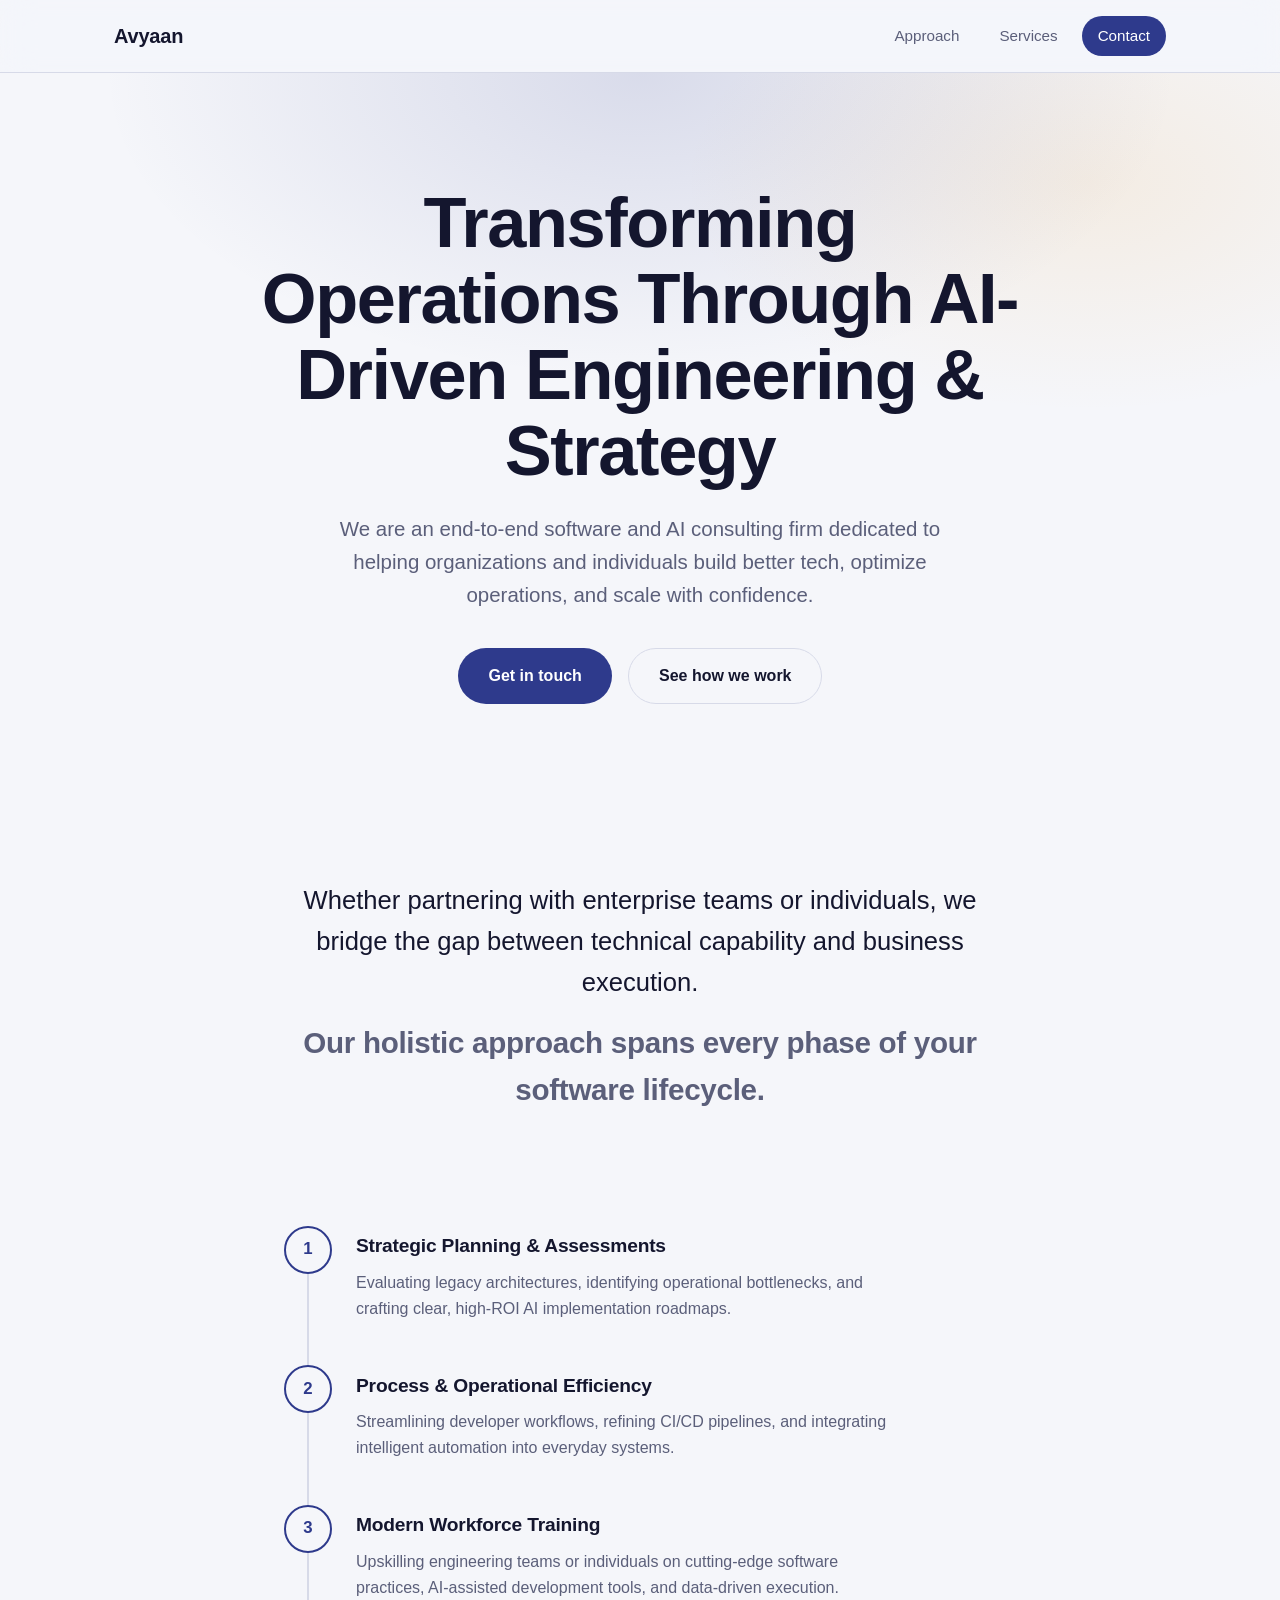
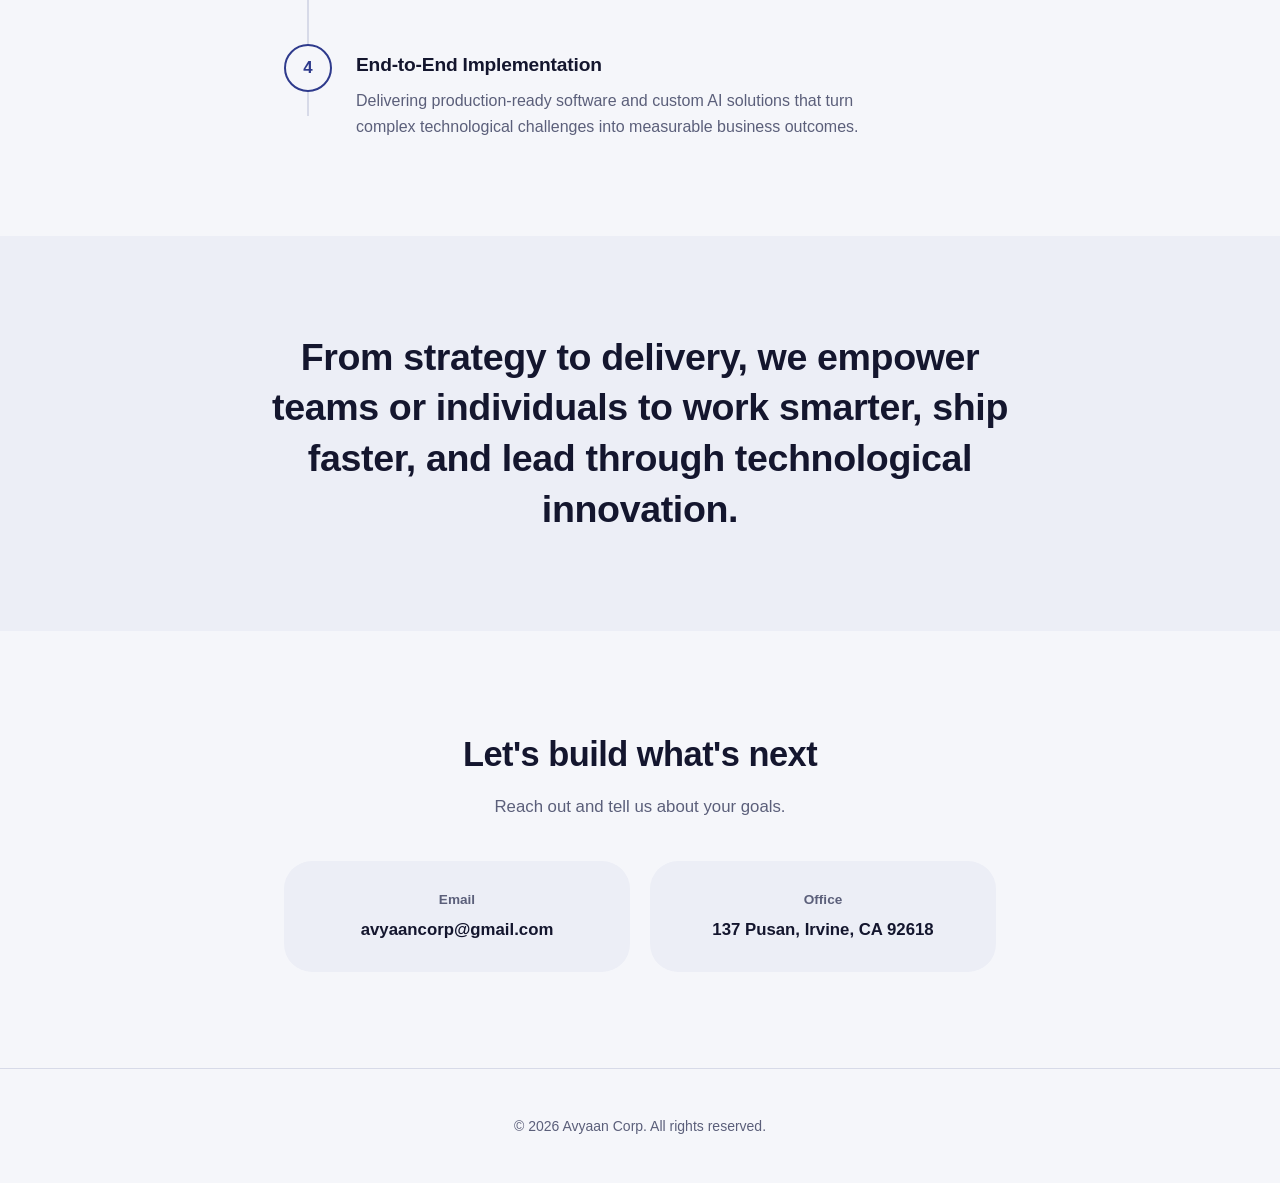
<file: index.html>
<!DOCTYPE html>
<html lang="en">
<head>
<meta charset="UTF-8" />
<meta name="viewport" content="width=device-width, initial-scale=1.0" />
<title>Avyaan Corp — AI-Driven Engineering &amp; Strategy</title>
<meta name="description" content="Avyaan Corp is an end-to-end software and AI consulting firm helping organizations and individuals build better tech, optimize operations, and scale with confidence." />
<link rel="icon" type="image/svg+xml" href="data:image/svg+xml,%3Csvg xmlns='http://www.w3.org/2000/svg' viewBox='0 0 64 64'%3E%3Crect width='64' height='64' rx='16' fill='%232E3A8C'/%3E%3Ctext x='32' y='44' font-family='Arial' font-size='32' font-weight='700' fill='white' text-anchor='middle'%3EA%3C/text%3E%3C/svg%3E" />
<link rel="stylesheet" href="styles.css" />
</head>
<body>

<header class="site-header">
  <div class="header-inner">
    <a href="#top" class="brand">Avyaan</a>

    <nav class="site-nav" id="siteNav">
      <a href="#approach">Approach</a>
      <a href="#process">Services</a>
      <a href="#contact" class="nav-cta">Contact</a>
    </nav>

    <button class="nav-toggle" id="navToggle" aria-label="Toggle navigation" aria-expanded="false" aria-controls="siteNav">
      <span></span><span></span><span></span>
    </button>
  </div>
</header>

<main id="top">

  <section class="hero">
    <div class="hero-inner">
      <h1 class="hero-title">Transforming Operations Through AI-Driven Engineering &amp; Strategy</h1>
      <p class="hero-sub">We are an end-to-end software and AI consulting firm dedicated to helping organizations and individuals build better tech, optimize operations, and scale with confidence.</p>
      <div class="hero-actions">
        <a href="#contact" class="btn btn-primary">Get in touch</a>
        <a href="#process" class="btn btn-secondary">See how we work</a>
      </div>
    </div>
  </section>

  <section class="approach" id="approach">
    <p class="lead">Whether partnering with enterprise teams or individuals, we bridge the gap between technical capability and business execution.</p>
    <h2>Our holistic approach spans every phase of your software lifecycle.</h2>
  </section>

  <section class="process" id="process">
    <ol class="process-list">
      <li class="process-item">
        <span class="process-marker">1</span>
        <div class="process-content">
          <h3>Strategic Planning &amp; Assessments</h3>
          <p>Evaluating legacy architectures, identifying operational bottlenecks, and crafting clear, high-ROI AI implementation roadmaps.</p>
        </div>
      </li>
      <li class="process-item">
        <span class="process-marker">2</span>
        <div class="process-content">
          <h3>Process &amp; Operational Efficiency</h3>
          <p>Streamlining developer workflows, refining CI/CD pipelines, and integrating intelligent automation into everyday systems.</p>
        </div>
      </li>
      <li class="process-item">
        <span class="process-marker">3</span>
        <div class="process-content">
          <h3>Modern Workforce Training</h3>
          <p>Upskilling engineering teams or individuals on cutting-edge software practices, AI-assisted development tools, and data-driven execution.</p>
        </div>
      </li>
      <li class="process-item">
        <span class="process-marker">4</span>
        <div class="process-content">
          <h3>End-to-End Implementation</h3>
          <p>Delivering production-ready software and custom AI solutions that turn complex technological challenges into measurable business outcomes.</p>
        </div>
      </li>
    </ol>
  </section>

  <section class="impact">
    <p>From strategy to delivery, we empower teams or individuals to work smarter, ship faster, and lead through technological innovation.</p>
  </section>

  <section class="contact" id="contact">
    <h2>Let's build what's next</h2>
    <p class="lead">Reach out and tell us about your goals.</p>
    <div class="contact-grid">
      <a class="contact-tile" href="mailto:avyaancorp@gmail.com">
        <span class="contact-label">Email</span>
        <span class="contact-value">avyaancorp@gmail.com</span>
      </a>
      <a class="contact-tile" href="https://www.google.com/maps/search/?api=1&query=137+Pusan+Irvine+CA+92618" target="_blank" rel="noopener noreferrer">
        <span class="contact-label">Office</span>
        <span class="contact-value">137 Pusan, Irvine, CA 92618</span>
      </a>
    </div>
  </section>

</main>

<footer class="site-footer">
  <p>&copy; 2026 Avyaan Corp. All rights reserved.</p>
</footer>

<script src="script.js"></script>
</body>
</html>
</file>
<file: styles.css>
/* =========================================================
   Avyaan Corp — Design tokens
   Palette is a custom deep-indigo/amber pairing (not the
   default Material demo purple), tinted toward the primary
   hue rather than plain grey, to read as one deliberate
   system rather than a template default.
   ========================================================= */

:root {
  --color-primary: #2E3A8C;
  --color-primary-dark: #1F2A66;
  --color-accent: #E8A33D;

  --color-surface: #F5F6FA;
  --color-surface-raised: #ECEEF6;
  --color-ink: #14162E;
  --color-ink-soft: #5B5F7A;
  --color-outline: #D7DAE8;
  --color-on-primary: #FFFFFF;

  --radius-pill: 999px;
  --radius-lg: 28px;

  --container: 1100px;
  --font-sans: -apple-system, BlinkMacSystemFont, "Segoe UI", Roboto,
    "Helvetica Neue", Arial, sans-serif;
}

@media (prefers-color-scheme: dark) {
  :root {
    --color-primary: #8C99FF;
    --color-primary-dark: #AAB4FF;
    --color-accent: #F0B35A;

    --color-surface: #12142B;
    --color-surface-raised: #1B1E3D;
    --color-ink: #EDEFFA;
    --color-ink-soft: #A9ADD1;
    --color-outline: #2B2F55;
    --color-on-primary: #12142B;
  }
}

* { box-sizing: border-box; }

html { scroll-behavior: smooth; }

body {
  margin: 0;
  font-family: var(--font-sans);
  background: var(--color-surface);
  color: var(--color-ink);
  line-height: 1.6;
  -webkit-font-smoothing: antialiased;
}

a { color: inherit; }

:focus-visible {
  outline: 2px solid var(--color-primary);
  outline-offset: 3px;
}

/* Buttons */
.btn {
  display: inline-flex;
  align-items: center;
  justify-content: center;
  padding: 0.9rem 1.85rem;
  border-radius: var(--radius-pill);
  font-size: 1rem;
  font-weight: 600;
  text-decoration: none;
  border: 1px solid transparent;
  transition: transform 0.2s ease, box-shadow 0.2s ease, background-color 0.2s ease;
}
.btn-primary {
  background: var(--color-primary);
  color: var(--color-on-primary);
}
.btn-primary:hover {
  background: var(--color-primary-dark);
  transform: translateY(-2px);
  box-shadow: 0 12px 24px rgba(46, 58, 140, 0.22);
}
.btn-secondary {
  background: transparent;
  color: var(--color-ink);
  border-color: var(--color-outline);
}
.btn-secondary:hover {
  background: var(--color-surface-raised);
  transform: translateY(-2px);
}

/* Header */
.site-header {
  position: sticky;
  top: 0;
  z-index: 10;
  backdrop-filter: blur(16px) saturate(160%);
  background: rgba(245, 246, 250, 0.82);
  border-bottom: 1px solid var(--color-outline);
}
@media (prefers-color-scheme: dark) {
  .site-header { background: rgba(18, 20, 43, 0.75); }
}
.header-inner {
  max-width: var(--container);
  margin: 0 auto;
  padding: 1rem 1.5rem;
  display: flex;
  align-items: center;
  justify-content: space-between;
}
.brand {
  font-weight: 700;
  font-size: 1.25rem;
  letter-spacing: -0.01em;
  text-decoration: none;
}
.site-nav { display: flex; align-items: center; gap: 0.5rem; }
.site-nav a {
  text-decoration: none;
  font-weight: 500;
  font-size: 0.95rem;
  color: var(--color-ink-soft);
  padding: 0.5rem 1rem;
  border-radius: var(--radius-pill);
  transition: background-color 0.2s ease, color 0.2s ease;
}
.site-nav a:hover { background: var(--color-surface-raised); color: var(--color-ink); }
.nav-cta { background: var(--color-primary); color: var(--color-on-primary) !important; }
.nav-cta:hover { background: var(--color-primary-dark); }

.nav-toggle {
  display: none;
  flex-direction: column;
  gap: 4px;
  background: none;
  border: none;
  padding: 0.5rem;
  cursor: pointer;
}
.nav-toggle span { width: 22px; height: 2px; background: var(--color-ink); border-radius: 2px; }

/* Hero — the one bold, animated moment on the page */
.hero {
  padding: 7rem 1.5rem 6rem;
  background:
    radial-gradient(60% 60% at 50% 0%, rgba(46, 58, 140, 0.14), transparent 70%),
    radial-gradient(45% 45% at 85% 15%, rgba(232, 163, 61, 0.12), transparent 70%);
}
@media (prefers-color-scheme: dark) {
  .hero {
    background:
      radial-gradient(60% 60% at 50% 0%, rgba(140, 153, 255, 0.18), transparent 70%),
      radial-gradient(45% 45% at 85% 15%, rgba(240, 179, 90, 0.14), transparent 70%);
  }
}
.hero-inner { max-width: 780px; margin: 0 auto; text-align: center; }
.hero-title {
  font-size: clamp(2.5rem, 5.5vw, 4.5rem);
  font-weight: 700;
  line-height: 1.08;
  letter-spacing: -0.02em;
  margin: 0 0 1.5rem;
  opacity: 0;
  animation: fadeUp 0.7s ease forwards;
}
.hero-sub {
  font-size: clamp(1.1rem, 1.6vw, 1.3rem);
  color: var(--color-ink-soft);
  max-width: 620px;
  margin: 0 auto 2.25rem;
  opacity: 0;
  animation: fadeUp 0.7s ease 0.12s forwards;
}
.hero-actions {
  display: flex; gap: 1rem; justify-content: center; flex-wrap: wrap;
  opacity: 0;
  animation: fadeUp 0.7s ease 0.24s forwards;
}
@keyframes fadeUp {
  from { opacity: 0; transform: translateY(16px); }
  to { opacity: 1; transform: translateY(0); }
}
@media (prefers-reduced-motion: reduce) {
  .hero-title, .hero-sub, .hero-actions { animation: none; opacity: 1; }
}

/* Approach */
.approach { max-width: 760px; margin: 0 auto; padding: 5rem 1.5rem; text-align: center; }
.approach .lead { font-size: clamp(1.25rem, 2.2vw, 1.6rem); font-weight: 500; margin: 0 0 1rem; }
.approach h2 {
  font-size: clamp(1.4rem, 2.6vw, 1.85rem);
  font-weight: 600;
  color: var(--color-ink-soft);
  letter-spacing: -0.01em;
  margin: 0;
}

/* Process — a real four-phase sequence, shown as a timeline
   rather than a generic identical-card grid */
.process { max-width: 760px; margin: 0 auto; padding: 2rem 1.5rem 6rem; }
.process-list { list-style: none; margin: 0; padding: 0; position: relative; }
.process-list::before {
  content: "";
  position: absolute;
  left: 23px; top: 24px; bottom: 24px;
  width: 2px;
  background: var(--color-outline);
}
.process-item { display: flex; gap: 1.5rem; padding-bottom: 2.75rem; position: relative; }
.process-item:last-child { padding-bottom: 0; }
.process-marker {
  flex-shrink: 0;
  width: 48px; height: 48px;
  border-radius: 50%;
  background: var(--color-surface);
  border: 2px solid var(--color-primary);
  color: var(--color-primary);
  display: flex; align-items: center; justify-content: center;
  font-weight: 700; font-size: 1.05rem;
  z-index: 1;
}
.process-content h3 { margin: 0.35rem 0 0.5rem; font-size: 1.2rem; font-weight: 600; letter-spacing: -0.01em; }
.process-content p { margin: 0; color: var(--color-ink-soft); max-width: 60ch; }

/* Impact statement */
.impact { background: var(--color-surface-raised); padding: 6rem 1.5rem; }
.impact p {
  max-width: 760px; margin: 0 auto; text-align: center;
  font-size: clamp(1.5rem, 3.4vw, 2.35rem);
  font-weight: 600; line-height: 1.35; letter-spacing: -0.01em;
}

/* Contact */
.contact { max-width: 760px; margin: 0 auto; padding: 6rem 1.5rem; text-align: center; }
.contact h2 { font-size: clamp(1.6rem, 3vw, 2.15rem); font-weight: 700; letter-spacing: -0.015em; margin: 0 0 0.75rem; }
.contact .lead { color: var(--color-ink-soft); margin: 0 0 2.5rem; font-size: 1.05rem; }
.contact-grid { display: grid; grid-template-columns: repeat(auto-fit, minmax(240px, 1fr)); gap: 1.25rem; }
.contact-tile {
  display: flex; flex-direction: column; gap: 0.4rem;
  padding: 1.75rem;
  background: var(--color-surface-raised);
  border-radius: var(--radius-lg);
  text-decoration: none;
  color: inherit;
  transition: transform 0.2s ease, box-shadow 0.2s ease;
}
.contact-tile:hover { transform: translateY(-3px); box-shadow: 0 16px 32px rgba(46, 58, 140, 0.16); }
@media (prefers-color-scheme: dark) {
  .contact-tile:hover { box-shadow: 0 16px 32px rgba(140, 153, 255, 0.18); }
}
.contact-label { font-size: 0.85rem; font-weight: 600; color: var(--color-ink-soft); }
.contact-value { font-size: 1.05rem; font-weight: 600; word-break: break-word; }

/* Footer */
.site-footer {
  padding: 2rem 1.5rem; text-align: center;
  color: var(--color-ink-soft); font-size: 0.875rem;
  border-top: 1px solid var(--color-outline);
}

/* Responsive nav */
@media (max-width: 760px) {
  .site-nav {
    display: none;
    position: absolute;
    top: 100%; left: 0; right: 0;
    flex-direction: column; align-items: stretch;
    background: var(--color-surface);
    padding: 0.75rem 1.5rem 1.25rem;
    border-bottom: 1px solid var(--color-outline);
  }
  .site-nav.is-open { display: flex; }
  .site-nav a { text-align: center; }
  .nav-toggle { display: flex; }
}
</file>
